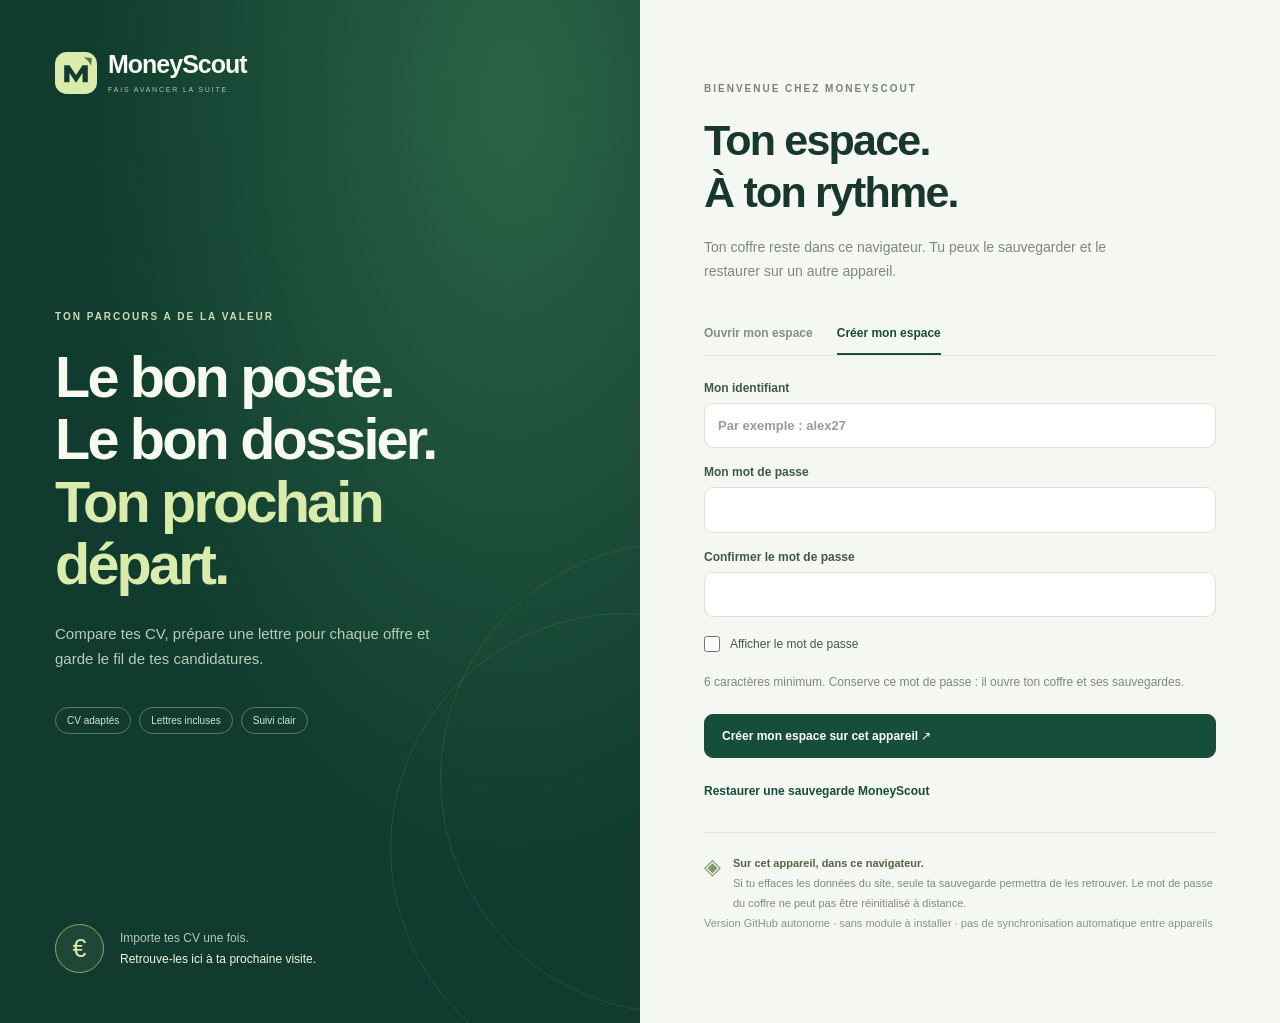
<file: pages/index.html>
<!doctype html>
<html lang="fr"><head>
<meta charset="utf-8"><meta name="viewport" content="width=device-width,initial-scale=1"><meta name="theme-color" content="#103d2f">
<meta http-equiv="Content-Security-Policy" content="default-src 'self'; script-src 'self'; style-src 'self'; img-src 'self' data: blob: https://tile.openstreetmap.org; connect-src 'self' https://api.smartrecruiters.com https://geo.api.gouv.fr; worker-src 'self' blob:; object-src 'none'; base-uri 'self'; form-action 'none'; frame-src https://labonnealternance.apprentissage.beta.gouv.fr">
<meta name="description" content="MoneyScout : tes CV, tes lettres et tes candidatures, dans un espace personnel sur ton appareil.">
<title>MoneyScout · Ton prochain chapitre</title><link rel="icon" href="./assets/mark.svg" type="image/svg+xml"><link rel="manifest" href="./manifest.webmanifest"><link rel="stylesheet" href="./assets/theme.css"><link rel="stylesheet" href="./assets/leaflet.css">
<script src="./assets/lib/jspdf.umd.min.js" defer></script><script src="./assets/leaflet.js" defer></script><script src="./assets/app.mjs" type="module"></script>
</head><body>
<section id="auth" class="auth-shell">
<aside class="auth-story"><a class="brand" href="./"><img src="./assets/mark.svg" width="42" height="42" alt=""><span>MoneyScout<small>FAIS AVANCER LA SUITE.</small></span></a><div class="story-copy"><span class="eyebrow light">TON PARCOURS A DE LA VALEUR</span><h1>Le bon poste.<br>Le bon dossier.<br><em>Ton prochain départ.</em></h1><p>Compare tes CV, prépare une lettre pour chaque offre et garde le fil de tes candidatures.</p><div class="story-pills"><span>CV adaptés</span><span>Lettres incluses</span><span>Suivi clair</span></div></div><div class="story-note"><span class="coin">€</span><p>Importe tes CV une fois.<br><strong>Retrouve-les ici à ta prochaine visite.</strong></p></div><div class="story-orbit orbit-a"></div><div class="story-orbit orbit-b"></div></aside>
<main class="auth-main"><p class="eyebrow">BIENVENUE CHEZ MONEYSCOUT</p><h2>Ton espace.<br>À ton rythme.</h2><p class="muted">Ton coffre reste dans ce navigateur. Tu peux le sauvegarder et le restaurer sur un autre appareil.</p><div class="auth-tabs" role="group" aria-label="Accès à mon espace"><button id="auth-login-tab" type="button" class="active">Ouvrir mon espace</button><button id="auth-create-tab" type="button">Créer mon espace</button></div>
<form id="auth-form"><label>Mon identifiant<input id="auth-username" name="username" autocomplete="username" required minlength="3" maxlength="32" pattern="[a-zA-Z0-9][a-zA-Z0-9_.-]{2,31}" list="local-accounts" placeholder="Par exemple : alex27"></label><datalist id="local-accounts"></datalist><label>Mon mot de passe<input id="auth-password" name="password" autocomplete="current-password" type="password" required minlength="6" maxlength="200"></label><label id="auth-confirm-label" hidden>Confirmer le mot de passe<input id="auth-confirm" name="confirmation" type="password" autocomplete="new-password" minlength="6" maxlength="200"></label><label class="check small"><input id="show-password" type="checkbox"> Afficher le mot de passe</label><p class="field-note" id="auth-help">Les CV restent enregistrés quand tu fermes le site. Ton mot de passe ouvre ton coffre local.</p><p id="auth-error" class="error" role="alert"></p><button class="primary wide" id="auth-submit">Ouvrir MoneyScout <span>↗</span></button></form><button id="auth-restore" class="text-button" type="button">Restaurer une sauvegarde MoneyScout</button><p id="auth-import-note" class="field-note" hidden></p><div class="local-note"><span>◈</span><p><strong>Sur cet appareil, dans ce navigateur.</strong><br>Si tu effaces les données du site, seule ta sauvegarde permettra de les retrouver. Le mot de passe du coffre ne peut pas être réinitialisé à distance.</p></div><p class="fineprint">Version GitHub autonome · sans module à installer · pas de synchronisation automatique entre appareils</p></main>
</section>
<div id="app" hidden>
<aside class="sidebar"><a href="#dashboard" class="brand"><img src="./assets/mark.svg" width="40" height="40" alt=""><span>MoneyScout<small>TON PROCHAIN CHAPITRE</small></span></a><p class="nav-caption">TON ESPACE</p><nav aria-label="Navigation principale"><button data-nav="dashboard"><span class="nav-icon">◈</span>Tableau de bord</button><button data-nav="offers"><span class="nav-icon">⌕</span>Les offres<span id="nav-offers" class="nav-count">0</span></button><button data-nav="cvs"><span class="nav-icon">▧</span>Mes CV</button><button data-nav="applications"><span class="nav-icon">▤</span>Candidatures<span id="nav-jobs" class="nav-count">0</span></button><button data-nav="followups"><span class="nav-icon">↻</span>Relances<span id="nav-followups" class="nav-count">0</span></button><button data-nav="settings"><span class="nav-icon">⚙</span>Profil & sauvegarde</button></nav><section class="sidebar-tip"><span>✦</span><strong>Un dossier qui te ressemble.</strong><p>La bonne version de ton CV, une lettre relue, un suivi au même endroit.</p><button class="sidebar-link" data-nav="cvs">Voir mes CV →</button></section><div class="sidebar-person"><span class="avatar" id="avatar">M</span><div><strong id="sidebar-name">Mon espace</strong><small id="sidebar-city">Mon prochain poste</small></div><button id="lock" class="icon-button" title="Verrouiller mon espace" aria-label="Verrouiller mon espace">⏻</button></div></aside>
<main class="main"><header class="topbar"><span id="breadcrumb">MON ESPACE / TABLEAU DE BORD</span><div class="header-actions"><span id="save-state" class="save-state" role="status">◉ Enregistré sur cet appareil</span><button class="secondary compact" id="quick-backup">↧ Sauvegarder</button></div></header><div class="content">
<section id="view-dashboard" class="view"><div class="page-heading"><div><p class="eyebrow">DE NOUVELLES POSSIBILITÉS</p><h1 id="welcome-title">Ta prochaine étape<br>commence ici.</h1><p class="muted" id="welcome-subtitle">Un parcours clair, de la recherche à la relance.</p></div><button class="primary" data-nav="offers">Trouver une offre <span>↗</span></button></div><div class="stats" id="stats"></div><div class="home-grid"><section class="hero-card"><div class="eyebrow light">LE BON DOSSIER PEUT TOUT CHANGER</div><h2>Ton parcours.<br>La bonne occasion.</h2><p>Retrouve les offres accessibles, choisis le CV qui correspond et prépare ta candidature.</p><div class="hero-tags"><span>Correspondance CV</span><span>Lettre personnelle</span></div><button class="cream-button" data-nav="offers">Explorer les offres <span>↗</span></button><div class="hero-ring"></div></section><section class="panel"><div class="panel-head"><h2>On fait quoi maintenant ?</h2><span class="tag">À TON RYTHME</span></div><div id="next-actions"></div></section></div><div class="section-heading"><div><p class="eyebrow">À GARDER EN VUE</p><h2>Les dernières candidatures</h2></div><button class="text-button" data-nav="applications">Tout voir ↗</button></div><div id="recent-jobs"></div><div class="small-banner"><span>▧</span><div><strong>Tes CV restent ici après leur premier import.</strong><p>Garde aussi une sauvegarde de ton espace pour changer d’appareil ou de navigateur.</p></div><button class="text-button" data-backup>Créer ma sauvegarde ↧</button></div></section>
<section id="view-offers" class="view" hidden>
<div class="page-heading offers-heading"><div><p class="eyebrow">LES BONNES OCCASIONS</p><h1>Les offres pour toi.</h1></div><button class="text-button" id="open-import">+ Ajouter une annonce</button></div>
<form id="search-form" class="search-panel direct-search"><label class="query-label">Métier<input name="query" id="query" maxlength="180" placeholder="Employé polyvalent, électricien…"></label><label>Ville<input name="city" id="city" maxlength="100" placeholder="Ville ou code postal"></label><label>Contrat<select id="contract" name="contract"><option value="all">Tous les contrats</option><option value="alternance">Alternance / apprentissage</option><option value="stage">Stage</option><option value="interim">Intérim</option><option value="cdi">CDI</option><option value="cdd">CDD</option></select></label><div class="search-actions"><button class="primary" id="search-submit">Rechercher ↗</button><button type="button" class="secondary" id="stop-search" hidden>Arrêter</button></div><label class="check nearby-check"><input id="nearby" type="checkbox" checked> Inclure les communes proches</label></form>
<div class="results-heading"><div><strong id="offers-count">0 offre</strong><span id="results-context"></span></div><span id="search-message" role="status" aria-live="polite"></span></div>
<div class="offer-toolbar"><div class="segmented"><button type="button" class="active" data-offer-display="list">▤ Liste</button><button type="button" data-offer-display="map">◎ Carte</button></div><details class="search-result-filters"><summary>Trier / filtrer</summary><div class="offer-filters"><label class="sr-only" for="offer-text">Filtrer les offres</label><input id="offer-text" placeholder="Entreprise ou mot dans les résultats…"><label class="sr-only" for="offer-cv">CV de comparaison</label><select id="offer-cv"><option value="">Tous mes CV</option></select><label class="sr-only" for="offer-order">Ordre des offres</label><select id="offer-order"><option value="match">Plus pertinentes</option><option value="date">Plus récentes</option></select></div></details></div>
<div id="cv-search-hint" class="cv-hint"><span>Ajoute un CV pour personnaliser le classement.</span><button class="text-button" type="button" data-add-cv>Importer un CV ↥</button></div><p id="matching-note" class="small muted"></p>
<div id="offer-list"></div><div id="map-panel" class="panel" hidden><div id="offers-map" aria-label="Carte des offres accessibles"></div><p class="small muted" id="map-note"></p></div>
<section id="alternance-panel" class="panel" hidden><h2>Autres offres en alternance · service public</h2><p class="small muted">Le moteur La bonne alternance s’affiche ici pour ta recherche en alternance. Choisis le métier dans ce moteur. Ajoute le texte d’une annonce pour utiliser la comparaison et les documents MoneyScout. Tes CV ne sont pas transmis à ce moteur.</p><div id="alternance-widget"></div><button class="secondary" type="button" data-open-import>Analyser une annonce de ce moteur</button></section>
<details class="sources-panel"><summary id="source-summary">Sources et disponibilité</summary><p class="small muted">Toutes les sources publiques compatibles sont interrogées automatiquement. Les intitulés proches et quelques communes voisines sont recherchés lorsque cette option est activée. Jusqu’à 500 résultats sont conservés ; la couverture des plateformes reste partielle.</p><div id="search-sources" class="source-status"></div></details>
</section>
<section id="view-cvs" class="view" hidden><div class="page-heading"><div><p class="eyebrow">TON PARCOURS A DE LA VALEUR</p><h1>Le bon CV.<br>Pour chaque poste.</h1><p class="muted">Importe tes PDF une fois : ils resteront dans ce navigateur.</p></div><button class="primary" id="add-cv">+ Importer un CV</button></div><div class="small-banner"><span>◈</span><div><strong>La version d’origine reste ton point de départ.</strong><p>L’adaptation reprend uniquement des compétences présentes dans ton CV. Relis le texte et les niveaux avant de l’utiliser.</p></div></div><div id="cv-list" class="cv-grid"></div></section>
<section id="view-applications" class="view" hidden><div class="page-heading"><div><p class="eyebrow">CHAQUE DÉMARCHE COMPTE</p><h1>Ton suivi,<br>sans perdre le fil.</h1><p class="muted">Dossiers préparés, envois déclarés et prochaines étapes.</p></div><button class="secondary" data-open-import>+ Ajouter une candidature</button></div><div class="filter-panel"><label class="sr-only" for="jobs-filter">Rechercher une candidature</label><input id="jobs-filter" placeholder="Entreprise, poste…"><label class="sr-only" for="jobs-status">Statut</label><select id="jobs-status"><option value="">Tous les statuts</option><option value="draft">À préparer</option><option value="ready">Dossier prêt</option><option value="sent">Envoyée</option><option value="reply">Réponse reçue</option><option value="interview">Entretien</option><option value="refused">Refus</option><option value="archived">Archivée</option></select></div><div id="jobs-list"></div></section>
<section id="view-followups" class="view" hidden><div class="page-heading"><div><p class="eyebrow">GARDER LE CONTACT</p><h1>Une candidature.<br>Puis la suite.</h1><p class="muted">Les relances à préparer quand tu n’as pas encore reçu de réponse.</p></div><span class="tag" id="followup-badge">0 à préparer</span></div><div class="small-banner"><span>↻</span><div><strong>Des rappels dans ton espace.</strong><p>MoneyScout ne suit pas ta boîte mail et n’envoie pas de relance automatiquement. Indique les réponses reçues dans le suivi.</p></div></div><div id="followup-list"></div></section>
<section id="view-settings" class="view" hidden><div class="page-heading"><div><p class="eyebrow">UNE FOIS, POUR TES FUTURS DOSSIERS</p><h1>Un espace<br>qui te ressemble.</h1><p class="muted">Tes coordonnées, tes préférences et ta sauvegarde.</p></div></div><form id="profile-form" class="panel"><div class="panel-head"><h2>Mon profil</h2><span class="tag">SUR CET APPAREIL</span></div><div class="form-grid"><label>Nom et prénom<input name="name" autocomplete="name" maxlength="120"></label><label>Adresse email<input name="email" type="email" autocomplete="email" maxlength="254"></label><label>Téléphone<input name="phone" autocomplete="tel" maxlength="50"></label><label>Ville de recherche<input name="city" maxlength="100"></label><label>Métier recherché<input name="query" maxlength="180"></label><label>Disponibilité réelle<input name="availability" maxlength="200" placeholder="À partir du…"></label></div><details><summary>Compléter mon parcours et ma mobilité</summary><label>Expériences réelles à évoquer<textarea name="experience" rows="4" maxlength="8000"></textarea></label><label>Compétences déclarées<textarea name="skills" rows="3" maxlength="4000"></textarea></label><label>Formations obtenues ou en cours<textarea name="education" rows="3" maxlength="4000"></textarea></label><label>Mobilité et contraintes<textarea name="mobility" rows="3" maxlength="4000"></textarea></label></details><div class="form-grid"><label>Ma messagerie<select name="provider"><option value="yahoo">Yahoo Mail</option><option value="gmail">Google / Gmail</option></select></label><label>Préparer une relance après<select name="reminderDays"><option value="7">7 jours</option><option value="10">10 jours</option><option value="14">14 jours</option><option value="21">21 jours</option></select></label></div><button class="primary">Enregistrer mon profil</button><span class="small muted" id="profile-result" role="status"></span></form><section class="backup-panel"><div><p class="eyebrow light">GARDE LA MAIN SUR TES DOCUMENTS</p><h2>Ton espace.<br>Dans une sauvegarde.</h2><p>Un fichier chiffré contient tes CV, tes lettres et ton suivi. Il se restaure avec le même mot de passe, y compris sur un autre appareil.</p></div><div class="backup-actions"><button class="cream-button" data-backup>Télécharger ma sauvegarde ↧</button><button class="outline-light" id="restore-open">Restaurer un espace sauvegardé ↥</button><span class="small" id="backup-last"></span></div></section><section class="panel"><h2>Ce que fait cette version GitHub</h2><div class="capabilities"><div><span class="cap-icon">✓</span><strong>Depuis MoneyScout</strong><p>Importer et comparer tes CV, lire les flux publics compatibles, rédiger tes lettres, créer tes PDF et suivre tes candidatures.</p></div><div><span class="cap-icon outline">↗</span><strong>Avec la plateforme concernée</strong><p>Se connecter à Yahoo, Gmail ou LinkedIn et confirmer les envois. Un site GitHub ne peut pas piloter leurs formulaires ni joindre des fichiers par un simple lien.</p></div></div><p class="small muted">Ton espace n’est pas synchronisé entre appareils. Effacer les données de ce site efface aussi le coffre local. Aucune clé d’IA ni aucun mot de passe de plateforme n’est demandé.</p><details class="panel optional-resources"><summary>Ressources externes et plateformes non connectées</summary><p class="small muted">Les plateformes ci-dessous ne fournissent pas toutes leurs annonces à un site GitHub sans accès autorisé. Ces liens restent disponibles en complément. La recherche principale consulte automatiquement tous les catalogues compatibles ; ces plateformes ne sont pas présentées comme des sources intégrées.</p><div id="board-links" class="platform-links"></div></details><a href="./GITHUB_PAGES.md" target="_blank" rel="noreferrer" class="small">Guide de cette version ↗</a></section></section>
<footer class="footer"><span>MoneyScout <span class="version">1.2.1</span></span><span>Un peu plus près de la suite.</span><button class="text-button" id="install-app" hidden>Installer MoneyScout ↗</button></footer>
</div></main></div>
<dialog id="welcome-dialog" class="small-dialog"><form id="welcome-form"><div class="dialog-head"><span class="eyebrow">ON COMMENCE SIMPLEMENT</span><button class="icon-button" type="button" data-close="welcome-dialog" aria-label="Fermer">×</button></div><h2>Qu’est-ce que<br>tu recherches ?</h2><p class="muted">Deux champs suffisent pour démarrer. Ton profil se complète quand tu veux.</p><label>Métier<input name="query" required maxlength="180" placeholder="Employé commercial…"></label><label>Ville<input name="city" required maxlength="100" placeholder="Lyon…"></label><button class="primary wide">Ouvrir mon espace ↗</button></form></dialog>
<dialog id="cv-dialog" class="medium-dialog"><form id="cv-form"><div class="dialog-head"><div><p class="eyebrow">UN CV, PLUSIEURS POSSIBILITÉS</p><h2 id="cv-title">Ajouter un CV</h2></div><button class="icon-button" type="button" data-close="cv-dialog" aria-label="Fermer le CV">×</button></div><input name="id" type="hidden"><label>Nom de ce CV<input name="label" required maxlength="90" placeholder="Mon CV principal, support informatique…"></label><label id="cv-file-label">CV PDF · 8 Mo maximum<input name="file" type="file" accept="application/pdf,.pdf"></label><p class="small muted" id="cv-read-status">Le PDF est lu sur ton appareil. Il sera conservé dans ton coffre après l’import.</p><details id="cv-text-details"><summary>Vérifier ou compléter le texte lu</summary><p class="small muted">La lecture d’un PDF à colonnes peut demander une remise en ordre. Un PDF scanné nécessite de coller son texte ici ; aucun parcours n’est inventé.</p><label>Texte de référence pour les comparaisons<textarea name="text" rows="13" maxlength="50000"></textarea></label></details><button class="primary" id="save-cv">Conserver ce CV</button></form></dialog>
<dialog id="import-dialog" class="medium-dialog"><form id="import-form"><div class="dialog-head"><div><p class="eyebrow">UNE NOUVELLE PISTE</p><h2>Ajouter une annonce</h2></div><button class="icon-button" type="button" data-close="import-dialog" aria-label="Fermer l’annonce">×</button></div><p class="small muted">Copie le texte de l’offre depuis le site où tu l’as trouvée. MoneyScout pourra le comparer à tes CV sans lire ton compte sur ce site.</p><div class="form-grid"><label>Intitulé du poste<input name="title" required maxlength="300"></label><label>Entreprise<input name="company" required maxlength="200"></label><label>Lieu<input name="location" maxlength="250"></label><label>Lien de l’annonce<input name="url" type="url" placeholder="https://…" maxlength="3000"></label></div><label>Description complète<textarea name="description" rows="10" required minlength="40" maxlength="40000" placeholder="Missions, compétences demandées, conditions…"></textarea></label><button class="primary">Analyser et préparer le dossier ↗</button></form></dialog>
<dialog id="job-dialog" class="job-dialog"><form id="job-form"><div class="dialog-head job-head"><div><p class="eyebrow" id="job-company"></p><h2 id="job-title"></h2><p class="small muted" id="job-location"></p></div><button class="icon-button" type="button" data-close="job-dialog" aria-label="Fermer le dossier">×</button></div><input type="hidden" name="id"><div class="dialog-tabs" role="group" aria-label="Contenu du dossier"><button type="button" data-job-tab="analysis" class="active">Comparer mes CV</button><button type="button" data-job-tab="adapt">Adapter mon CV</button><button type="button" data-job-tab="letter">Lettre</button><button type="button" data-job-tab="send">Postuler</button><button type="button" data-job-tab="contacts">Contact LinkedIn</button></div>
<section data-job-panel="analysis"><div id="job-match"></div><label>CV choisi<select name="cvId" id="job-cv"></select></label><details class="offer-description"><summary>Description de l’offre</summary><label>Texte de l’annonce<textarea name="description" rows="10" maxlength="40000"></textarea></label><p class="small muted" id="job-description-note"></p></details></section><section data-job-panel="adapt" hidden><section class="adapt-panel"><div class="panel-head"><div><p class="eyebrow">DES MOTS JUSTIFIÉS PAR TON PARCOURS</p><h3>Adapter mon CV à cette offre</h3></div><button class="secondary" id="adapt-cv" type="button">Préparer une version adaptée ✦</button></div><p class="small muted">Ton parcours complet est conservé. Les mots ajoutés doivent être présents dans ton CV ; aucun passage des filtres ATS n’est garanti.</p><div id="ats-proof"></div><label id="ats-text-label" hidden>CV adapté · à relire<textarea name="atsText" rows="13" maxlength="60000"></textarea></label><label class="check"><input type="checkbox" name="useAdapted"> Utiliser cette version adaptée après relecture</label><button class="text-button" id="download-ats" type="button">Télécharger le CV adapté PDF ↧</button></section></section>
<section data-job-panel="letter" hidden><div class="panel-head"><div><p class="eyebrow">UNE LETTRE POUR CE POSTE</p><h3>Ta motivation, avec tes mots.</h3></div><button type="button" class="secondary" id="draft-letter">Rédiger à nouveau ✦</button></div><p class="small muted">Rédaction incluse sur cet appareil, à partir de l’offre et des faits disponibles. Relis le texte et complète ton profil si nécessaire.</p><label>Lettre de motivation<textarea name="letter" rows="17" maxlength="30000"></textarea></label><label class="check"><input type="checkbox" name="includeLetter" checked> Inclure cette lettre dans mon dossier</label><button class="secondary" type="button" id="download-letter">Télécharger la lettre PDF ↧</button></section>
<section data-job-panel="send" hidden><div class="send-note"><span>↗</span><div><h3>Tout préparer ici. Confirmer l’envoi sur le site.</h3><p>Le dossier contient ton CV et la lettre sélectionnée. GitHub seul ne permet pas un envoi automatique dans Yahoo, LinkedIn ou les formulaires des entreprises.</p></div></div><div id="job-files" class="attachment-list"></div><div class="actions"><button type="button" class="primary" id="download-dossier">Télécharger mon dossier ZIP ↧</button><a id="job-source" class="secondary button" target="_blank" rel="noreferrer">Ouvrir le formulaire de candidature ↗</a></div><div class="email-section"><h3>Ou préparer un email de candidature</h3><div class="form-grid"><label>Email de recrutement publié<input name="email" type="email" maxlength="254" placeholder="Seulement une adresse vérifiée"></label><label>Page qui publie cette adresse<input name="emailSource" type="url" maxlength="3000" placeholder="https://…"></label></div><label>Objet<input name="subject" maxlength="300"></label><label>Message<textarea name="body" rows="8" maxlength="16000"></textarea></label><div class="actions"><button class="secondary" type="button" id="open-mail">Ouvrir ma messagerie ↗</button><button class="secondary" type="button" id="download-eml">Email avec pièces jointes (.eml) ↧</button><button class="text-button" type="button" id="copy-email">Copier le message</button></div><p class="small muted">Le lien Yahoo / Gmail ne joint pas de fichiers : ajoute les PDF du dossier avant d’envoyer. Le fichier .eml contient les pièces jointes et s’ouvre dans une application mail compatible ; il n’a pas encore été envoyé.</p></div><div class="status-section"><div class="form-grid"><label>Statut<select name="status"><option value="draft">À préparer</option><option value="ready">Dossier prêt</option><option value="sent">Envoyée</option><option value="reply">Réponse reçue</option><option value="interview">Entretien</option><option value="refused">Refus</option><option value="archived">Archivée</option></select></label><label>Prochaine relance<input name="nextFollowup" type="date"></label></div><label>Mes notes<textarea name="notes" rows="3" maxlength="10000"></textarea></label><button class="secondary" type="button" id="mark-sent">J’ai envoyé ma candidature ✓</button></div></section>
<section data-job-panel="contacts" hidden><p class="eyebrow">TROUVER LE BON INTERLOCUTEUR</p><h3>Une prise de contact personnelle.</h3><p class="small muted">La recherche LinkedIn s’ouvre sur LinkedIn. Vérifie le lien de la personne avec cette entreprise et ce recrutement avant d’utiliser son profil. Aucun message n’est envoyé automatiquement.</p><a id="linkedin-search" class="secondary button" target="_blank" rel="noreferrer">Chercher le bon contact LinkedIn ↗</a><div class="form-grid"><label>Nom du contact vérifié<input name="contactName" maxlength="120"></label><label>Profil LinkedIn<input name="contactURL" type="url" maxlength="3000" placeholder="https://www.linkedin.com/in/…"></label></div><label>Message à relire<textarea name="contactBody" rows="9" maxlength="12000"></textarea></label><div class="actions"><button class="secondary" id="copy-contact" type="button">Copier le message</button><a id="open-contact" class="secondary button" target="_blank" rel="noreferrer">Ouvrir le profil ↗</a></div></section>
<div class="dialog-footer"><span id="job-save-note" class="small muted" role="status">Dossier enregistré dans ton espace.</span><button class="primary" id="save-job">Enregistrer le dossier ✓</button></div></form></dialog>
<dialog id="confirm-dialog" class="small-dialog"><div class="dialog-head"><h2 id="confirm-title"></h2></div><p id="confirm-text"></p><div class="actions"><button class="secondary" id="confirm-no" type="button">Annuler</button><button class="primary" id="confirm-yes" type="button">Confirmer</button></div></dialog>
<input id="backup-file" type="file" accept="application/json,.json" hidden><div id="toast" role="status" aria-live="polite" hidden></div><noscript><p>Active JavaScript dans ton navigateur pour ouvrir ton espace MoneyScout.</p></noscript>
</body></html>
</file>
<file: pages/assets/theme.css>
@charset "UTF-8";
:root{--green:#174e3b;--deep:#103b2e;--ink:#19382d;--muted:#7d8b74;--paper:#f5f7f2;--line:#e2e8df;--lime:#d9ecab;--gold:#c4a36b;--danger:#9f4050;font-family:Inter,"Segoe UI",Arial,sans-serif;color:var(--ink);background:var(--paper);font-size:15px;font-synthesis:none}
*{box-sizing:border-box}body{margin:0}button,input,select,textarea{font:inherit}button,a,input,select,textarea,summary{outline-offset:4px}button,a,summary{touch-action:manipulation}button{cursor:pointer;border:0}button:disabled{opacity:.55;cursor:wait}a{color:var(--green);text-underline-offset:4px}button:focus-visible,a:focus-visible,summary:focus-visible{outline:3px solid #a7bf85}h1,h2,h3,p{margin-top:0}h1{font-size:clamp(34px,3.6vw,52px);line-height:1.12;letter-spacing:-1.8px;font-weight:650;margin-bottom:15px}h2{font-size:23px;letter-spacing:-.65px;font-weight:650;line-height:1.2;margin-bottom:16px}h3{font-size:17px;letter-spacing:-.3px;margin-bottom:12px}p{line-height:1.7}small,.small{font-size:12px;line-height:1.7}.muted{color:var(--muted)}.eyebrow{font-size:10px;letter-spacing:2px;font-weight:700;color:#79866e;margin-bottom:15px}.eyebrow.light{color:#ccddb6}.fineprint{font-size:11px;color:#89947f;line-height:1.7}.error{color:var(--danger);font-size:13px;line-height:1.7}.error:empty{display:none}[hidden]{display:none!important}.sr-only{position:absolute;width:1px;height:1px;overflow:hidden;clip:rect(0,0,0,0);white-space:nowrap}.brand{display:flex;align-items:center;gap:11px;text-decoration:none;color:inherit;font-size:25px;letter-spacing:-1px;font-weight:730;white-space:nowrap}.brand img{flex-shrink:0}.brand small{display:block;font-size:7px;letter-spacing:1.8px;margin-top:5px;color:#b5c2ac;font-weight:500}
.primary,.secondary,.cream-button,.outline-light,.button{padding:12px 17px;border-radius:9px;font-size:12px;font-weight:650;line-height:1.5;display:inline-flex;align-items:center;justify-content:center;gap:15px;text-decoration:none;min-height:43px;transition:background .15s}.primary{background:var(--green);border:1px solid var(--green);color:white}.primary:hover{background:#0d392a}.secondary{background:#fff;border:1px solid #dce3d8;color:var(--ink)}.secondary:hover{background:#f0f4e9}.cream-button{background:var(--lime);color:#173d29}.cream-button:hover{background:#e5f2c6}.outline-light{background:transparent;border:1px solid #79957c;color:#f1f7e7}.primary>span,.cream-button>span{font-size:18px}.compact{min-height:35px;padding:7px 12px;font-size:11px}.wide{width:100%;justify-content:space-between}.text-button{background:transparent;padding:0;color:var(--green);font-size:12px;font-weight:600;text-decoration:none;line-height:1.6}.icon-button{border:1px solid var(--line);border-radius:8px;min-width:32px;min-height:32px;background:white;font-size:22px;line-height:1;display:grid;place-items:center;color:var(--ink);flex-shrink:0}
label{display:block;font-size:12px;font-weight:600;color:#42574b;margin-bottom:17px}input,select,textarea{display:block;width:100%;background:#fff;border:1px solid #dce2d6;border-radius:9px;padding:12px 13px;color:var(--ink);margin-top:8px;line-height:1.5;font-size:13px}input:focus,select:focus,textarea:focus{outline:2px solid #aabd96;outline-offset:1px;border-color:#aabd96}input::placeholder,textarea::placeholder{color:#96a093}input[type=file]{font-size:12px;padding:11px}textarea{resize:vertical;min-height:80px}.check{display:flex;align-items:flex-start;gap:10px;font-weight:400;line-height:1.7}.check input{width:16px;height:16px;margin:2px 0 0;flex-shrink:0;accent-color:var(--green)}.form-grid{display:grid;grid-template-columns:1fr 1fr;gap:0 20px}.field-note{font-size:12px;line-height:1.7;color:var(--muted)}.actions{display:flex;align-items:center;gap:11px;flex-wrap:wrap}.tag{font-size:9px;letter-spacing:.7px;font-weight:650;padding:6px 9px;border-radius:5px;background:#eef3e6;color:#5c6d4d;white-space:nowrap}.tag.warn{background:#fff3d9;color:#896324}.tag.sent{background:#e3efdf;color:#396046}.tag.reply{background:#e0eceb;color:#356268}.tag.archived{background:#f0f1ed;color:#7b8374}.panel{background:#fff;border:1px solid var(--line);border-radius:19px;padding:25px;margin-bottom:23px}.panel-head,.section-heading{display:flex;align-items:center;justify-content:space-between;gap:15px;margin-bottom:22px}.panel-head h2,.panel-head h3,.section-heading h2{margin:0}.panel-head .eyebrow{margin-bottom:6px}.section-heading{margin-top:32px}.section-heading .eyebrow{margin-bottom:7px}details>summary{cursor:pointer;font-size:12px;font-weight:600;line-height:1.7;color:#506441}details[open]>summary{margin-bottom:19px}details label:first-of-type{margin-top:18px}
.auth-shell{min-height:100vh;display:grid;grid-template-columns:1fr 1fr}.auth-story{padding:50px 55px;background:radial-gradient(ellipse at 80% 10%,#2b6447,transparent 60%),#103b2e;color:#f7faef;position:relative;overflow:hidden;display:flex;flex-direction:column;justify-content:space-between}.story-copy{position:relative;z-index:1;padding:75px 0 55px;max-width:510px}.story-copy h1{font-size:clamp(39px,4.5vw,65px);letter-spacing:-2.8px;line-height:1.08;margin:23px 0}.story-copy h1 em{font-style:normal;color:var(--lime)}.story-copy>p{font-size:15px;max-width:380px;color:#b8cdb9;margin:26px 0}.story-pills{display:flex;flex-wrap:wrap;gap:8px;margin-top:35px}.story-pills span{font-size:10px;border:1px solid #5c7d5d;border-radius:30px;padding:7px 11px;color:#d8e5cd}.story-note{display:flex;align-items:center;gap:16px;position:relative;z-index:1}.story-note p{font-size:12px;color:#b7c9b5;margin:0}.story-note strong{font-weight:500;color:#f0f4dd}.coin{display:grid;place-items:center;width:49px;height:49px;border:1px solid #8caa6c;border-radius:50%;background:#3c604255;color:#e2e9b0;font-size:25px}.story-orbit{width:470px;height:470px;border:1px solid #6b8c4f44;border-radius:50%;position:absolute;right:-270px;bottom:10px}.orbit-b{right:-220px;bottom:-60px}.auth-main{padding:80px max(32px,10%);max-width:680px;align-self:center}.auth-main h2{font-size:43px;letter-spacing:-1.8px;margin:18px 0}.auth-main>.muted{font-size:14px;max-width:430px;margin-bottom:29px}.auth-tabs{display:flex;border-bottom:1px solid var(--line);gap:24px;margin:0 0 25px}.auth-tabs button{background:none;border-bottom:2px solid transparent;padding:13px 0;color:#82907b;font-size:12px;font-weight:650}.auth-tabs button.active{border-bottom-color:var(--green);color:var(--green)}#auth-form .primary{margin-top:10px}#auth-restore{margin:24px 0}.local-note{display:flex;gap:12px;border-top:1px solid var(--line);padding-top:21px;margin-top:7px}.local-note>span{font-size:22px;color:#83986a}.local-note p{font-size:11px;color:#7f8b78;line-height:1.8;margin:0}.local-note strong{color:#526544;font-weight:550}
.sidebar{position:fixed;inset:0 auto 0 0;width:250px;padding:34px 22px 20px;background:#103b2e;color:#f1f6e8;display:flex;flex-direction:column;z-index:5}.sidebar .brand{font-size:23px;gap:9px}.sidebar .brand small{font-size:6.8px}.nav-caption{font-size:8px;letter-spacing:1.7px;color:#8eaa8b;margin:55px 14px 17px}nav{display:flex;flex-direction:column;gap:9px}nav button{padding:13px 12px;border-radius:8px;display:flex;align-items:center;gap:11px;background:none;color:#bdceba;text-align:left;font-size:12px;min-height:45px;white-space:nowrap}nav button.active{background:var(--lime);color:#1c432b;font-weight:650}nav button:hover:not(.active){background:#28513d}.nav-icon{font-size:19px;width:22px;flex-shrink:0}.nav-count{margin-left:auto;font-size:9px;background:#446048;border-radius:5px;min-width:19px;padding:3px;text-align:center;color:#e4eada}nav button.active .nav-count{background:#bdce96;color:#304529}.sidebar-tip{border:1px solid #51724d;border-radius:13px;padding:18px 16px;margin-top:auto;margin-bottom:25px;background:linear-gradient(135deg,#37573d,#254832);color:#e4edcf}.sidebar-tip>span{display:block;color:var(--lime);font-size:22px;margin-bottom:13px}.sidebar-tip strong{display:block;font-size:13px;font-weight:550}.sidebar-tip p{font-size:11px;color:#adbf9e;margin:10px 0 18px}.sidebar-link{padding:0;background:transparent;color:#e4eecb;font-size:10px;text-align:left}.sidebar-person{display:flex;align-items:center;gap:10px;border-top:1px solid #52704d;padding-top:22px}.sidebar-person strong{font-size:11px;font-weight:550;max-width:124px;display:block;overflow:hidden;text-overflow:ellipsis}.sidebar-person small{display:block;font-size:9px;color:#9bb18f;margin-top:4px}.avatar{display:grid;place-items:center;border-radius:50%;width:35px;height:35px;flex-shrink:0;background:#e2e7bf;color:#29482c;font-size:11px;font-weight:650}.sidebar-person .icon-button{margin-left:auto;background:none;color:#d6e0bc;border-color:#54714d;font-size:15px;min-width:29px;min-height:29px}.main{margin-left:250px;min-height:100vh}.topbar{height:77px;border-bottom:1px solid var(--line);display:flex;justify-content:space-between;align-items:center;padding:0 43px;background:#fcfdf9;font-size:9px;letter-spacing:1.7px;color:#819076}.header-actions{display:flex;align-items:center;gap:17px;letter-spacing:0}.save-state{font-size:10px;color:#6e855a}.save-state.busy{color:#9e7c38}.content{padding:43px 43px 0;max-width:1500px;margin:auto}.page-heading{display:flex;justify-content:space-between;align-items:center;gap:25px;margin-bottom:30px}.page-heading>.primary,.page-heading>.secondary{flex-shrink:0}.page-heading .muted{font-size:13px;margin-bottom:0}
.stats{display:grid;grid-template-columns:repeat(4,1fr);gap:16px;margin-bottom:25px}.stat{background:#fff;border:1px solid var(--line);border-radius:15px;padding:20px}.stat:last-child{background:#eaf0df;border-color:#dbe4cc}.stat-label{display:flex;justify-content:space-between;color:#7d8a73;font-size:10px;gap:10px}.stat-label span{font-size:15px;color:#829471}.stat strong{display:block;font-size:35px;font-weight:620;letter-spacing:-1.2px;line-height:1.4;margin-top:12px}.stat small{font-size:9px;color:#8b957e}.home-grid{display:grid;grid-template-columns:1fr 1.2fr;gap:23px}.home-grid>.panel{margin:0}.hero-card{background:radial-gradient(ellipse at 100% 100%,#436649,transparent 70%),#184b35;color:#f6f9ed;border-radius:19px;padding:30px;position:relative;overflow:hidden}.hero-card>h2{font-size:35px;letter-spacing:-1.1px;line-height:1.1;margin:23px 0 16px;position:relative;z-index:1}.hero-card>p{font-size:12px;color:#bfd0b0;max-width:310px;position:relative;z-index:1}.hero-tags{display:flex;gap:8px;margin:23px 0 25px;position:relative;z-index:1}.hero-tags span{padding:5px 8px;border:1px solid #739267;border-radius:30px;font-size:9px;color:#dce8ca}.hero-card .cream-button{position:relative;z-index:1;width:100%;justify-content:space-between}.hero-ring{position:absolute;width:280px;height:280px;border:1px solid #8ea67555;border-radius:50%;right:-180px;top:30px}.hero-ring:after{content:'';position:absolute;inset:22px;border:1px solid #8ea67555;border-radius:50%}.next-task{display:flex;gap:14px;padding:18px 0;border-bottom:1px solid #edf0e7}.next-task:last-child{border:0;padding-bottom:0}.next-task .number{font-size:10px;color:#8c9c7b;padding-top:3px}.next-task strong{font-size:13px;font-weight:600}.next-task p{font-size:11px;color:#7f8d75;margin:7px 0 10px}.next-task button{font-size:10px}.small-banner{border:1px solid #e0e7d7;background:#eef2e7;border-radius:13px;padding:20px 23px;display:flex;align-items:center;gap:18px;margin:26px 0}.small-banner>span{font-size:25px;color:#8a9b6b}.small-banner strong{font-size:12px;font-weight:600}.small-banner p{font-size:11px;color:#7b896f;margin:4px 0 0}.small-banner>button{margin-left:auto;flex-shrink:0;font-size:10px}.mini-row{display:flex;gap:16px;align-items:center;padding:17px 20px;border:1px solid var(--line);border-radius:12px;background:#fff;margin-bottom:10px}.company-mark{display:grid;place-items:center;width:41px;height:41px;background:#f0f3e9;border:1px solid #e7ecdf;border-radius:10px;font-size:12px;color:#6a7d55;font-weight:650;flex-shrink:0}.mini-row>div{flex:1;min-width:0}.mini-row strong{display:block;font-size:13px;font-weight:600}.mini-row small{display:block;color:#8c967f;font-size:10px;margin-top:5px}.mini-row .text-button{font-size:10px}.empty{padding:45px 25px;text-align:center;border:1px dashed #dce5d3;border-radius:15px;background:#fafbf7;margin:15px 0}.empty-symbol{font-size:35px;color:#a5b78f;margin-bottom:16px}.empty h3{font-size:18px}.empty p{font-size:12px;color:#829074;max-width:470px;margin:0 auto 20px}
.search-panel{padding:23px;border:1px solid var(--line);background:#fff;border-radius:15px;display:grid;grid-template-columns:1.5fr 1fr auto;gap:18px;align-items:end}.search-panel label{margin:0}.search-panel button{height:45px}.source-note{font-size:11px;color:#879479;margin:15px 2px 20px;max-width:890px;line-height:1.8}.source-status{display:grid;grid-template-columns:repeat(4,1fr);gap:10px;margin-bottom:18px}.source-status:empty{display:none}.source-chip{border:1px solid #e1e8d7;border-radius:10px;background:#f0f4e9;padding:13px;font-size:10px;color:#677951;line-height:1.8}.source-chip strong{display:block;font-size:10px}.source-chip.error{background:#fcf5e6;border-color:#eee1bd;color:#967c3e}.platform-panel{padding:17px 21px}.platform-panel>p{margin-top:14px;margin-bottom:17px}.platform-links{display:flex;gap:9px;flex-wrap:wrap}.platform-links a{font-size:10px;text-decoration:none;padding:7px 10px;background:#f0f3e9;border:1px solid #e1e7d6;border-radius:6px}.offer-toolbar{display:flex;gap:15px;justify-content:space-between;align-items:center;flex-wrap:wrap;margin:25px 0 16px}.segmented{display:flex;border:1px solid #dce4d2;border-radius:8px;padding:3px;gap:3px;flex-shrink:0;background:#fff}.segmented button{padding:8px 12px;border-radius:5px;background:none;color:#7c8a6e;font-size:11px}.segmented button.active{background:#e9f0dd;color:#3b6039;font-weight:650}.offer-filters{display:flex;gap:9px;flex-wrap:wrap}.offer-filters input,.offer-filters select{margin:0;font-size:11px;padding:10px;width:auto;max-width:200px}.results-line{display:flex;justify-content:space-between;gap:17px;font-size:11px;color:#819071;line-height:1.8;margin-bottom:7px}.results-line>span:first-child{font-weight:650;color:#536c43}.offer-card{border:1px solid var(--line);background:white;padding:23px;border-radius:16px;margin-bottom:15px;display:grid;grid-template-columns:1fr auto;gap:18px}.offer-card .company-line{display:flex;gap:8px;align-items:center;flex-wrap:wrap;font-size:11px;color:#89957d;margin-bottom:13px}.source-tag{font-size:9px;color:#61804a;background:#eef4e2;padding:4px 7px;border-radius:4px}.offer-card h3{font-size:19px;letter-spacing:-.4px;margin-bottom:9px}.offer-meta{display:flex;gap:7px;flex-wrap:wrap;font-size:10px;color:#829371;margin:13px 0}.offer-meta>span{border:1px solid #e4e9db;padding:4px 8px;border-radius:5px}.offer-excerpt{font-size:12px;color:#7f8a75;line-height:1.8;max-width:790px;margin-bottom:12px}.match-box{width:130px;align-self:start;background:#f3f6ed;border:1px solid #e3ebd9;border-radius:12px;padding:15px;text-align:center}.match-box strong{font-size:27px;letter-spacing:-1px;font-weight:650;display:block}.match-box small{font-size:9px;color:#7c8f6b;display:block;margin-top:5px}.match-box progress{height:5px;width:100%;margin-top:12px;border-radius:3px;appearance:none;border:0}.match-box progress::-webkit-progress-bar{background:#e2e9d7;border-radius:3px}.match-box progress::-webkit-progress-value{background:#759654;border-radius:3px}.offer-card footer{grid-column:1/-1;border-top:1px solid #edf0e6;padding-top:17px;display:flex;align-items:center;justify-content:space-between;gap:15px;flex-wrap:wrap}.offer-card footer .actions{gap:8px}.offer-card footer .primary,.offer-card footer .secondary{font-size:10px;min-height:37px;padding:9px 12px}.offer-card footer>a{font-size:10px}.matched-words{display:flex;flex-wrap:wrap;gap:5px;margin:8px 0}.matched-words span{background:#edf3e4;color:#728954;font-size:9px;border-radius:4px;padding:4px 7px}
.cv-grid{display:grid;grid-template-columns:repeat(3,1fr);gap:19px}.cv-card{padding:25px;border:1px solid var(--line);border-radius:17px;background:#fff;display:flex;flex-direction:column;min-width:0}.cv-number{font-size:9px;color:#98a18b;letter-spacing:1.3px}.cv-symbol{display:grid;place-items:center;width:54px;height:66px;border:1px solid #d3dfc3;background:#f0f5e6;border-radius:7px;font-size:28px;color:#88a467;margin:29px 0 24px}.cv-card h3{font-size:20px;margin-bottom:10px}.cv-card p{font-size:11px;color:#89967b;line-height:1.9;overflow-wrap:anywhere}.cv-card .actions{margin-top:auto;padding-top:15px;gap:10px}.cv-card .actions button{font-size:10px}.filter-panel{display:flex;gap:14px;margin-bottom:23px;max-width:650px}.filter-panel input,.filter-panel select{margin:0}.application-card{padding:23px;border:1px solid var(--line);border-radius:15px;background:#fff;margin-bottom:15px}.application-card .panel-head{margin-bottom:10px}.application-card h3{margin-bottom:8px;font-size:19px}.application-card .muted{font-size:11px}.application-card .actions{margin-top:18px}.application-card .actions button{font-size:10px}.application-card .dates{display:flex;gap:18px;flex-wrap:wrap;font-size:10px;color:#8a977c;line-height:1.8}.followup-due{border-left:4px solid #af9456}.backup-panel{display:grid;grid-template-columns:1.2fr 1fr;align-items:center;gap:35px;padding:35px;background:#194c37;border-radius:19px;color:#f2f5e6;margin-bottom:25px}.backup-panel h2{font-size:31px;margin-bottom:16px}.backup-panel p{font-size:12px;color:#b7cbae;max-width:430px;margin-bottom:0}.backup-actions{display:flex;flex-direction:column;gap:12px}.backup-actions .small{color:#a9be9d}.capabilities{display:grid;grid-template-columns:1fr 1fr;gap:30px;margin:25px 0}.capabilities strong{font-size:13px;display:block;margin:10px 0}.capabilities p{font-size:12px;color:#829073;line-height:1.9}.cap-icon{display:grid;place-items:center;width:30px;height:30px;background:#e6efdc;color:#6d8b4e;border-radius:50%}.cap-icon.outline{border:1px solid #d9e2cd;background:none}.footer{display:flex;align-items:center;justify-content:space-between;gap:20px;color:#8b977e;font-size:10px;padding:35px 0 25px;margin-top:20px;border-top:1px solid var(--line)}.footer>span:first-child{font-weight:650;color:#6d825a}.version{font-size:9px;color:#a0a98f;font-weight:400;margin-left:6px}
dialog{border:1px solid #dce5d2;border-radius:20px;padding:28px;width:min(95vw,800px);max-height:90vh;overflow:auto;color:var(--ink);box-shadow:0 30px 90px #092c2650;background:#fcfdf8}dialog::backdrop{background:#112d2560;backdrop-filter:blur(3px)}.small-dialog{max-width:440px}.medium-dialog{max-width:650px}.dialog-head{display:flex;align-items:flex-start;justify-content:space-between;gap:20px;margin-bottom:22px}.dialog-head h2{margin-bottom:8px;font-size:27px}.dialog-head .eyebrow{margin-bottom:8px}.small-dialog>form>h2{font-size:32px}.small-dialog .primary{margin-top:10px}.job-dialog{max-width:930px;padding:30px}.job-head{margin-bottom:20px}.job-head h2{font-size:29px;max-width:720px;overflow-wrap:anywhere}.job-head p{margin-bottom:0}.dialog-tabs{display:flex;gap:6px;border-bottom:1px solid var(--line);padding-bottom:13px;margin-bottom:25px;overflow:auto}.dialog-tabs button{padding:9px 14px;border-radius:7px;background:none;font-size:11px;color:#8c987b;white-space:nowrap}.dialog-tabs button.active{background:#e7efda;color:#4c6a39;font-weight:650}.dialog-footer{display:flex;align-items:center;justify-content:space-between;gap:15px;border-top:1px solid var(--line);padding-top:20px;margin-top:27px}.match-summary{display:grid;grid-template-columns:auto 1fr;gap:20px;border:1px solid #dce5ce;border-radius:13px;padding:21px;background:#edf3e3;margin-bottom:22px}.score-number{font-size:38px;letter-spacing:-1px;line-height:1.3}.score-number small{font-size:11px;color:#8b9b78;display:block;letter-spacing:0}.match-summary h3{font-size:15px;margin-bottom:7px}.match-summary p{font-size:11px;color:#7c9067;line-height:1.8;margin:0}.cv-compare{display:flex;flex-wrap:wrap;gap:7px;margin-top:14px}.cv-compare span{font-size:9px;padding:5px 8px;background:#fff;border:1px solid #dce5ce;border-radius:5px}.offer-description{padding:15px 18px;border:1px solid var(--line);border-radius:10px;margin:20px 0}.adapt-panel{padding:23px;background:#f2f5eb;border-radius:13px;margin-top:25px;border:1px solid #e0e8d5}.adapt-panel .panel-head{margin-bottom:13px;flex-wrap:wrap}.adapt-panel h3{font-size:18px}.adapt-panel .panel-head .secondary{font-size:10px}.proof-row{font-size:11px;border-left:2px solid #afc78c;padding:9px 12px;margin:10px 0;color:#72845d;line-height:1.8}.proof-row strong{color:#4c6836}.warning{font-size:11px;color:#8e7333;background:#fff4db;border:1px solid #efdfb7;border-radius:7px;padding:10px 12px;line-height:1.8}.send-note{display:flex;gap:16px;border:1px solid #dae4cb;padding:18px;border-radius:12px;background:#eef4e2;margin-bottom:22px}.send-note>span{font-size:25px;color:#95ac6a}.send-note h3{font-size:15px;margin-bottom:8px}.send-note p{font-size:11px;color:#7b8e68;margin:0}.attachment-list{display:flex;gap:10px;flex-wrap:wrap;margin:15px 0 21px}.attachment{padding:12px 15px;background:#fff;border:1px solid #dfe6d4;border-radius:9px;font-size:11px;line-height:1.7}.attachment small{font-size:9px;color:#8a9778;display:block}.email-section,.status-section{margin-top:28px;padding-top:25px;border-top:1px solid var(--line)}.email-section h3{margin-bottom:20px}#offers-map{height:510px;border-radius:12px;background:#e6eadd}#map-note{margin-top:15px;margin-bottom:0}.map-popup-title{font-weight:600;font-size:13px}.map-popup p{font-size:11px;margin:8px 0}#toast{position:fixed;right:25px;bottom:25px;border:1px solid #7d9964;background:#234e36;color:#f7f9e9;padding:15px 20px;border-radius:11px;max-width:min(520px,90vw);font-size:12px;line-height:1.7;box-shadow:0 10px 40px #123b2d30;z-index:99}#toast.error{background:#74483c;border-color:#a77f64;color:#fff3e3}body.busy{cursor:progress}
@media(max-height:820px) and (min-width:901px){.sidebar{padding-top:25px}.nav-caption{margin-top:35px}.sidebar-tip{display:none}.sidebar-person{margin-top:auto}nav{gap:7px}.auth-story{padding:38px 45px}.story-copy{padding:45px 0}.auth-main{padding-top:45px;padding-bottom:35px}.story-copy h1{font-size:55px}.auth-main h2{font-size:37px}}
@media(max-width:1150px){.sidebar{width:223px;padding-left:16px;padding-right:16px}.sidebar .brand{font-size:21px}.sidebar .brand img{width:35px;height:35px}.sidebar .brand small{font-size:6px}.main{margin-left:223px}.content{padding:32px 28px 0}.topbar{padding:0 28px}.home-grid{grid-template-columns:1fr 1.12fr}.cv-grid{grid-template-columns:1fr 1fr}.source-status{grid-template-columns:1fr 1fr}.offer-filters{flex:1}.offer-filters>*{flex:1;min-width:100px;max-width:none!important}.save-state{display:none}.stats{gap:11px}.stat{padding:16px}}
@media(max-width:900px){.auth-shell{grid-template-columns:.85fr 1fr}.auth-story{padding:33px}.story-copy h1{font-size:45px;letter-spacing:-2px}.auth-main{padding:45px 30px}.auth-main h2{font-size:34px}.story-pills{flex-direction:column;align-items:flex-start}.sidebar{width:195px;padding:25px 12px 15px}.sidebar .brand{font-size:18px;gap:7px}.sidebar .brand img{width:31px;height:31px}.sidebar .brand small{font-size:5px}.main{margin-left:195px}nav button{font-size:11px;gap:7px;padding-left:9px}.nav-icon{font-size:17px;width:18px}.sidebar-tip{display:none}.sidebar-person{margin-top:auto}.sidebar-person strong{max-width:80px}.content{padding:30px 22px 0}.topbar{padding:0 22px}.home-grid{grid-template-columns:1fr}.hero-card{padding:27px}.hero-card>h2{font-size:32px}.hero-card .cream-button{max-width:350px}.stats{grid-template-columns:repeat(2,1fr)}.page-heading{align-items:flex-start}.page-heading h1{font-size:37px}.search-panel{grid-template-columns:1.3fr 1fr}.search-panel button{grid-column:1/-1}.offer-card{padding:20px;gap:12px}.match-box{width:105px;padding:12px}.small-banner{padding:18px}.small-banner>button{display:none}.backup-panel{grid-template-columns:1fr;gap:25px}.footer>span:nth-child(2){display:none}}
@media(max-width:650px){.auth-shell{display:block}.auth-story{padding:23px 25px}.auth-story .brand{font-size:23px}.story-copy{padding:35px 0 10px}.story-copy h1{font-size:37px;line-height:1.1;margin:16px 0}.story-copy>p{font-size:12px;max-width:100%;margin:17px 0}.story-copy .eyebrow{font-size:8px}.story-copy h1 br:nth-child(2){display:none}.story-copy h1 em{display:block;margin-top:6px}.story-pills,.story-note,.story-orbit{display:none}.auth-main{padding:30px 25px}.auth-main h2{font-size:30px}.auth-main>.muted{font-size:12px}.auth-tabs{gap:25px}.auth-tabs button{font-size:11px}.sidebar{position:sticky;top:0;width:100%;padding:13px 17px;display:block;z-index:10}.sidebar .brand{font-size:21px}.sidebar .brand img{width:33px;height:33px}.sidebar .brand small{font-size:5.5px}.nav-caption,.sidebar-tip,.sidebar-person{display:none}.sidebar nav{display:flex;flex-direction:row;overflow-x:auto;gap:5px;margin-top:13px;scrollbar-width:none}.sidebar nav::-webkit-scrollbar{display:none}.sidebar nav button{font-size:10px;padding:8px 10px;gap:5px;min-height:35px;border-radius:6px}.nav-icon{font-size:15px;width:17px}.nav-count{display:none}.main{margin-left:0}.topbar{height:54px;padding:0 19px;font-size:7px;letter-spacing:1px}.header-actions{gap:5px}.header-actions .secondary{font-size:9px;min-height:29px;padding:6px 9px}.content{padding:25px 19px 0}.page-heading{display:block;margin-bottom:24px}.page-heading h1{font-size:36px;letter-spacing:-1.4px}.page-heading>.primary,.page-heading>.secondary{margin-top:19px}.page-heading .muted{font-size:12px}.eyebrow{font-size:8px;letter-spacing:1.7px}.stats{gap:11px;margin-bottom:18px}.stat{padding:16px 15px;border-radius:12px}.stat-label{font-size:9px}.stat strong{font-size:30px;margin-top:9px}.stat small{font-size:8px}.panel{padding:20px;border-radius:15px}.panel-head{gap:9px;flex-wrap:wrap}.panel-head h2{font-size:20px}.panel-head .tag{font-size:7px}.home-grid{gap:18px}.hero-card{padding:25px}.hero-card>h2{font-size:33px;margin-top:19px}.hero-tags{margin:19px 0 23px}.small-banner{padding:17px;gap:13px}.small-banner>span{font-size:22px}.small-banner strong{font-size:11px}.small-banner p{font-size:10px}.mini-row{padding:15px;gap:12px;flex-wrap:wrap}.mini-row>div{min-width:160px}.mini-row strong{font-size:12px}.mini-row .company-mark{width:35px;height:35px}.mini-row .tag{font-size:8px}.mini-row>.text-button{margin-left:auto}.section-heading h2{font-size:21px}.section-heading>.text-button{font-size:10px}.search-panel{padding:19px;gap:14px;grid-template-columns:1fr}.search-panel button{grid-column:auto}.source-status{gap:8px}.source-chip{font-size:9px;padding:11px}.source-chip strong{font-size:9px}.offer-toolbar{gap:13px}.offer-filters{flex-basis:100%}.offer-filters input{flex-basis:100%;max-width:none}.offer-filters select{max-width:none;min-width:120px;flex:1}.results-line{display:block}.results-line>span{display:block}.offer-card{grid-template-columns:1fr 86px;padding:18px;gap:10px}.offer-card h3{font-size:17px;line-height:1.3}.offer-card .company-line{font-size:10px;margin-bottom:11px}.offer-card .company-line .source-tag{font-size:8px}.match-box{width:86px;padding:10px 8px;border-radius:9px}.match-box strong{font-size:24px}.match-box small{font-size:8px;line-height:1.6}.match-box progress{margin-top:9px}.offer-excerpt{font-size:11px}.offer-meta{font-size:8px;gap:5px}.offer-meta span{padding:4px 6px}.matched-words{display:none}.offer-card footer{padding-top:14px;gap:12px}.offer-card footer .actions{width:100%;gap:7px}.offer-card footer .primary{flex:1}.offer-card footer .primary,.offer-card footer .secondary{font-size:9px;padding:8px 10px;gap:7px}.offer-card footer>a{font-size:9px}.cv-grid{grid-template-columns:1fr}.cv-card{padding:22px}.cv-symbol{margin:20px 0;width:47px;height:56px}.form-grid{grid-template-columns:1fr;gap:0}.filter-panel{flex-direction:column;gap:10px}.backup-panel{padding:26px}.backup-panel h2{font-size:30px}.capabilities{grid-template-columns:1fr;gap:10px}.dialog-head h2{font-size:23px}.job-dialog,dialog{padding:20px;border-radius:15px;max-height:94vh}.job-head h2{font-size:24px}.dialog-tabs{gap:2px}.dialog-tabs button{padding:8px 10px;font-size:10px}.dialog-footer{flex-wrap:wrap}.dialog-footer>.primary{width:100%;justify-content:center}.match-summary{gap:13px;padding:17px}.score-number{font-size:31px}.match-summary h3{font-size:13px}.match-summary p{font-size:10px}.cv-compare{gap:5px}.cv-compare span{font-size:8px}.adapt-panel{padding:18px}.adapt-panel h3{font-size:16px}.send-note{padding:15px;gap:12px}.send-note h3{font-size:13px}.send-note p{font-size:10px}.email-section h3{font-size:16px}.actions{gap:8px}.actions>.primary,.actions>.secondary{font-size:10px;gap:8px}.attachment{font-size:10px;padding:10px 12px}.footer{font-size:9px;padding:26px 0}.footer button{font-size:9px}#offers-map{height:380px}#toast{right:15px;bottom:15px;font-size:11px;max-width:calc(100vw - 30px)}}
@media(prefers-reduced-motion:reduce){*{scroll-behavior:auto!important;transition:none!important;animation:none!important}}

.search-panel{grid-template-columns:1.3fr 1fr 1fr auto}.search-panel select{margin:8px 0 0}.sources-panel{padding:8px 0 18px;margin-bottom:8px}.sources-panel>summary{font-size:12px;color:var(--green);cursor:pointer}.sources-panel .source-status{margin-top:15px}.alternance-panel{margin:18px 0}.alternance-panel>summary{font-weight:650;color:var(--green);cursor:pointer;margin-bottom:14px}.alternance-panel .text-button{margin-left:12px}#alternance-widget iframe{width:100%;height:780px;max-height:85vh;border:1px solid var(--line);border-radius:12px;margin:15px 0;background:white}.load-more{text-align:center;padding:18px}.cv-ranking{display:grid;gap:10px;margin:20px 0}.cv-ranking article{padding:14px;border:1px solid var(--line);border-radius:10px;background:white}.cv-ranking article.selected{border-color:#6d9257;background:#f0f5e8}.cv-ranking .panel-head{margin-bottom:8px}.cv-ranking p{font-size:11px;margin:7px 0;line-height:1.8}.cv-ranking h4{margin:0;font-size:13px}.match-insight{font-size:12px;line-height:1.8;background:#f4f6ef;padding:15px;border-radius:10px}.offer-card footer .actions{flex-wrap:wrap}.offer-card footer .text-button{font-size:11px;padding:9px 7px;min-height:37px}.offer-card .match-box .text-button{font-size:10px;padding:8px 0;white-space:normal}.workflow-help{margin:15px 0;padding:15px;border:1px solid var(--line);border-radius:10px;font-size:12px;color:var(--muted)}
@media(max-width:1100px){.search-panel{grid-template-columns:1fr 1fr}.search-panel button{grid-column:auto}}@media(max-width:650px){.search-panel{grid-template-columns:1fr}.search-panel button{grid-column:auto}.offer-card footer .actions .text-button{font-size:10px;flex-basis:100%}.alternance-panel .text-button{display:block;margin:12px 0}#alternance-widget iframe{height:690px}.dialog-tabs{font-size:10px}.cv-ranking .panel-head{flex-wrap:wrap}}

/* Résultats immédiatement visibles, y compris dans une fenêtre étroite. */
[hidden]{display:none!important}.offers-heading{margin-bottom:18px;align-items:center}.offers-heading h1{font-size:32px;line-height:1.15;letter-spacing:-1px;margin:0}.offers-heading .eyebrow{margin-bottom:7px}.offers-heading>.text-button{font-size:11px}.direct-search{padding:18px;gap:13px;margin-bottom:17px;grid-template-columns:1.25fr 1fr 1fr auto}.direct-search label{font-size:12px}.direct-search input,.direct-search select{font-size:13px;padding:11px 12px;margin:6px 0 0;min-height:42px}.direct-search .search-actions{align-self:end;display:flex;gap:7px}.direct-search .search-actions button{min-height:42px;font-size:12px}.direct-search .nearby-check{grid-column:1/-1;display:flex;margin:0;gap:8px;font-size:11px;align-items:center}.direct-search .nearby-check input{width:15px;height:15px;min-height:0;padding:0;margin:0}.results-heading{display:flex;align-items:flex-start;justify-content:space-between;gap:12px;margin:20px 0 14px;line-height:1.7}.results-heading strong{font-size:22px;display:block;letter-spacing:-.4px}.results-heading #results-context{font-size:11px;color:#71846b;display:block;max-width:680px}.results-heading #search-message{font-size:11px;color:#5b7c46;text-align:right;max-width:300px}.offer-card.without-cv{grid-template-columns:1fr}.offer-card h3{font-size:20px;line-height:1.4}.offer-card .offer-excerpt{font-size:13px;line-height:1.8}.offer-card .company-line{font-size:12px}.offer-card footer .primary,.offer-card footer .secondary{font-size:12px;min-height:40px}.offer-meta{font-size:11px}.offer-meta .relevance-tag{background:#edf5e4;border-color:#d9e7ca;color:#4e713d}.cv-hint{display:flex;gap:12px;align-items:center;justify-content:space-between;padding:12px 15px;border:1px solid #dce7d0;background:#f0f5e8;border-radius:10px;font-size:12px;line-height:1.7;margin:13px 0}.cv-hint button{white-space:nowrap;font-size:12px}.sources-panel{margin-top:26px;border-top:1px solid var(--line);padding-top:18px}.sources-panel>summary{font-size:12px}.optional-resources{margin:20px 0}.optional-resources>summary{font-size:12px;font-weight:600;cursor:pointer}.optional-resources .platform-links{margin-top:15px}.loading-results{text-align:center;padding:25px 0}.loading-results>h3{font-size:17px;margin:12px 0}.loading-results>p{font-size:12px;color:#819272}.spinner{display:inline-block;width:22px;height:22px;border:2px solid #d9e5ce;border-top-color:#305a3f;border-radius:50%;animation:spin 1s linear infinite}.skeleton-card{height:160px;margin-top:16px;background:linear-gradient(100deg,#edf1e6 20%,#f8faf4 40%,#edf1e6 60%);background-size:220% 100%;border:1px solid #e6ebdd;border-radius:14px;animation:shimmer 1.5s linear infinite}@keyframes spin{to{transform:rotate(360deg)}}@keyframes shimmer{to{background-position:-220% 0}}
@media(max-width:1100px){.direct-search{grid-template-columns:1fr 1fr}.direct-search .query-label{grid-column:1/-1}.direct-search .search-actions{grid-column:2;grid-row:3;justify-content:flex-end}.direct-search .nearby-check{grid-column:1;grid-row:3}.direct-search .nearby-check input{flex-shrink:0}}@media(max-width:650px){.offers-heading{display:flex;gap:9px;margin-bottom:16px}.offers-heading h1{font-size:28px}.offers-heading>.text-button{margin:0;font-size:10px;max-width:100px;line-height:1.6}.offers-heading .eyebrow{font-size:7px}.direct-search{padding:15px;gap:11px;grid-template-columns:1fr 1fr}.direct-search label{font-size:11px}.direct-search input,.direct-search select{font-size:12px;min-height:40px;padding:10px}.direct-search .search-actions button{padding:9px 10px;font-size:11px;min-height:39px}.direct-search .nearby-check{font-size:10px;line-height:1.5}.direct-search .search-actions{gap:5px}.results-heading{margin-top:15px;gap:10px}.results-heading strong{font-size:21px}.results-heading #results-context{font-size:10px;max-width:270px}.results-heading #search-message{font-size:10px;max-width:145px}.offer-toolbar{gap:10px;margin-bottom:12px}.offer-filters{display:grid;grid-template-columns:1fr 1fr;width:100%}.offer-filters input{grid-column:1/-1;width:100%;max-width:none}.offer-filters input,.offer-filters select{font-size:11px;padding:8px 10px}.offer-card{padding:17px}.offer-card h3{font-size:19px}.offer-card .company-line{font-size:11px}.offer-meta{font-size:10px}.offer-card .offer-excerpt{font-size:12px}.offer-card footer .primary,.offer-card footer .secondary{font-size:11px;padding:9px 10px}.offer-card footer .actions{display:flex;flex-wrap:wrap}.offer-card footer .primary{flex-basis:100%}.cv-hint{font-size:11px;padding:10px 12px}.cv-hint button{font-size:11px}.sources-panel{margin-top:20px}.optional-resources{padding:14px}}
@media(prefers-reduced-motion:reduce){.spinner,.skeleton-card{animation:none}}

@media(max-width:420px){.direct-search .nearby-check{grid-column:1/-1;grid-row:3}.direct-search .search-actions{grid-column:1/-1;grid-row:4;width:100%}.direct-search .search-actions button{flex:1}.offers-heading h1{font-size:25px}.cv-hint{align-items:flex-start;flex-wrap:wrap}.cv-hint button{margin-left:auto}}

.search-result-filters{position:relative;margin-left:auto}.search-result-filters>summary{cursor:pointer;list-style:none;border:1px solid var(--line);border-radius:8px;background:white;padding:10px 15px;font-size:12px;line-height:1.5;color:#527044}.search-result-filters>summary::-webkit-details-marker{display:none}.offer-toolbar .search-result-filters .offer-filters{position:absolute;right:0;top:44px;z-index:12;display:grid;grid-template-columns:1fr;width:330px;max-width:calc(100vw - 44px);padding:15px;background:#fff;border:1px solid var(--line);border-radius:11px;box-shadow:0 12px 35px #163d2420;gap:10px}.offer-toolbar .search-result-filters input,.offer-toolbar .search-result-filters select{width:100%;max-width:none;grid-column:auto;min-width:0;font-size:12px}.cv-hint{margin:10px 0 16px}.cv-hint span{font-size:12px}
@media(max-width:650px){.showing-offers .topbar{height:40px}.showing-offers .content{padding-top:18px}.offers-heading .eyebrow{display:none}.offers-heading{margin-bottom:14px}.results-heading{position:relative;display:block;margin:14px 0 10px}.results-heading strong{font-size:20px;line-height:1.5;padding-right:195px}.results-heading #results-context{display:block;max-width:100%;white-space:nowrap;overflow:hidden;text-overflow:ellipsis;font-size:10px;line-height:1.5}.results-heading #search-message{position:absolute;right:0;top:4px;font-size:10px;line-height:1.5;max-width:190px;white-space:nowrap;overflow:hidden;text-overflow:ellipsis}.offer-toolbar{display:flex;align-items:center;flex-wrap:nowrap;gap:10px}.search-result-filters>summary{font-size:11px;padding:9px 12px}.cv-hint{padding:8px 12px;margin:10px 0 16px}.cv-hint span{font-size:11px}.cv-hint button{font-size:11px}}
</file>
<file: pages/assets/leaflet.css>
/* required styles */

.leaflet-pane,
.leaflet-tile,
.leaflet-marker-icon,
.leaflet-marker-shadow,
.leaflet-tile-container,
.leaflet-pane > svg,
.leaflet-pane > canvas,
.leaflet-zoom-box,
.leaflet-image-layer,
.leaflet-layer {
	position: absolute;
	left: 0;
	top: 0;
	}
.leaflet-container {
	overflow: hidden;
	}
.leaflet-tile,
.leaflet-marker-icon,
.leaflet-marker-shadow {
	-webkit-user-select: none;
	   -moz-user-select: none;
	        user-select: none;
	  -webkit-user-drag: none;
	}
/* Prevents IE11 from highlighting tiles in blue */
.leaflet-tile::selection {
	background: transparent;
}
/* Safari renders non-retina tile on retina better with this, but Chrome is worse */
.leaflet-safari .leaflet-tile {
	image-rendering: -webkit-optimize-contrast;
	}
/* hack that prevents hw layers "stretching" when loading new tiles */
.leaflet-safari .leaflet-tile-container {
	width: 1600px;
	height: 1600px;
	-webkit-transform-origin: 0 0;
	}
.leaflet-marker-icon,
.leaflet-marker-shadow {
	display: block;
	}
/* .leaflet-container svg: reset svg max-width decleration shipped in Joomla! (joomla.org) 3.x */
/* .leaflet-container img: map is broken in FF if you have max-width: 100% on tiles */
.leaflet-container .leaflet-overlay-pane svg {
	max-width: none !important;
	max-height: none !important;
	}
.leaflet-container .leaflet-marker-pane img,
.leaflet-container .leaflet-shadow-pane img,
.leaflet-container .leaflet-tile-pane img,
.leaflet-container img.leaflet-image-layer,
.leaflet-container .leaflet-tile {
	max-width: none !important;
	max-height: none !important;
	width: auto;
	padding: 0;
	}

.leaflet-container img.leaflet-tile {
	/* See: https://bugs.chromium.org/p/chromium/issues/detail?id=600120 */
	mix-blend-mode: plus-lighter;
}

.leaflet-container.leaflet-touch-zoom {
	-ms-touch-action: pan-x pan-y;
	touch-action: pan-x pan-y;
	}
.leaflet-container.leaflet-touch-drag {
	-ms-touch-action: pinch-zoom;
	/* Fallback for FF which doesn't support pinch-zoom */
	touch-action: none;
	touch-action: pinch-zoom;
}
.leaflet-container.leaflet-touch-drag.leaflet-touch-zoom {
	-ms-touch-action: none;
	touch-action: none;
}
.leaflet-container {
	-webkit-tap-highlight-color: transparent;
}
.leaflet-container a {
	-webkit-tap-highlight-color: rgba(51, 181, 229, 0.4);
}
.leaflet-tile {
	filter: inherit;
	visibility: hidden;
	}
.leaflet-tile-loaded {
	visibility: inherit;
	}
.leaflet-zoom-box {
	width: 0;
	height: 0;
	-moz-box-sizing: border-box;
	     box-sizing: border-box;
	z-index: 800;
	}
/* workaround for https://bugzilla.mozilla.org/show_bug.cgi?id=888319 */
.leaflet-overlay-pane svg {
	-moz-user-select: none;
	}

.leaflet-pane         { z-index: 400; }

.leaflet-tile-pane    { z-index: 200; }
.leaflet-overlay-pane { z-index: 400; }
.leaflet-shadow-pane  { z-index: 500; }
.leaflet-marker-pane  { z-index: 600; }
.leaflet-tooltip-pane   { z-index: 650; }
.leaflet-popup-pane   { z-index: 700; }

.leaflet-map-pane canvas { z-index: 100; }
.leaflet-map-pane svg    { z-index: 200; }

.leaflet-vml-shape {
	width: 1px;
	height: 1px;
	}
.lvml {
	behavior: url(#default#VML);
	display: inline-block;
	position: absolute;
	}


/* control positioning */

.leaflet-control {
	position: relative;
	z-index: 800;
	pointer-events: visiblePainted; /* IE 9-10 doesn't have auto */
	pointer-events: auto;
	}
.leaflet-top,
.leaflet-bottom {
	position: absolute;
	z-index: 1000;
	pointer-events: none;
	}
.leaflet-top {
	top: 0;
	}
.leaflet-right {
	right: 0;
	}
.leaflet-bottom {
	bottom: 0;
	}
.leaflet-left {
	left: 0;
	}
.leaflet-control {
	float: left;
	clear: both;
	}
.leaflet-right .leaflet-control {
	float: right;
	}
.leaflet-top .leaflet-control {
	margin-top: 10px;
	}
.leaflet-bottom .leaflet-control {
	margin-bottom: 10px;
	}
.leaflet-left .leaflet-control {
	margin-left: 10px;
	}
.leaflet-right .leaflet-control {
	margin-right: 10px;
	}


/* zoom and fade animations */

.leaflet-fade-anim .leaflet-popup {
	opacity: 0;
	-webkit-transition: opacity 0.2s linear;
	   -moz-transition: opacity 0.2s linear;
	        transition: opacity 0.2s linear;
	}
.leaflet-fade-anim .leaflet-map-pane .leaflet-popup {
	opacity: 1;
	}
.leaflet-zoom-animated {
	-webkit-transform-origin: 0 0;
	    -ms-transform-origin: 0 0;
	        transform-origin: 0 0;
	}
svg.leaflet-zoom-animated {
	will-change: transform;
}

.leaflet-zoom-anim .leaflet-zoom-animated {
	-webkit-transition: -webkit-transform 0.25s cubic-bezier(0,0,0.25,1);
	   -moz-transition:    -moz-transform 0.25s cubic-bezier(0,0,0.25,1);
	        transition:         transform 0.25s cubic-bezier(0,0,0.25,1);
	}
.leaflet-zoom-anim .leaflet-tile,
.leaflet-pan-anim .leaflet-tile {
	-webkit-transition: none;
	   -moz-transition: none;
	        transition: none;
	}

.leaflet-zoom-anim .leaflet-zoom-hide {
	visibility: hidden;
	}


/* cursors */

.leaflet-interactive {
	cursor: pointer;
	}
.leaflet-grab {
	cursor: -webkit-grab;
	cursor:    -moz-grab;
	cursor:         grab;
	}
.leaflet-crosshair,
.leaflet-crosshair .leaflet-interactive {
	cursor: crosshair;
	}
.leaflet-popup-pane,
.leaflet-control {
	cursor: auto;
	}
.leaflet-dragging .leaflet-grab,
.leaflet-dragging .leaflet-grab .leaflet-interactive,
.leaflet-dragging .leaflet-marker-draggable {
	cursor: move;
	cursor: -webkit-grabbing;
	cursor:    -moz-grabbing;
	cursor:         grabbing;
	}

/* marker & overlays interactivity */
.leaflet-marker-icon,
.leaflet-marker-shadow,
.leaflet-image-layer,
.leaflet-pane > svg path,
.leaflet-tile-container {
	pointer-events: none;
	}

.leaflet-marker-icon.leaflet-interactive,
.leaflet-image-layer.leaflet-interactive,
.leaflet-pane > svg path.leaflet-interactive,
svg.leaflet-image-layer.leaflet-interactive path {
	pointer-events: visiblePainted; /* IE 9-10 doesn't have auto */
	pointer-events: auto;
	}

/* visual tweaks */

.leaflet-container {
	background: #ddd;
	outline-offset: 1px;
	}
.leaflet-container a {
	color: #0078A8;
	}
.leaflet-zoom-box {
	border: 2px dotted #38f;
	background: rgba(255,255,255,0.5);
	}


/* general typography */
.leaflet-container {
	font-family: "Helvetica Neue", Arial, Helvetica, sans-serif;
	font-size: 12px;
	font-size: 0.75rem;
	line-height: 1.5;
	}


/* general toolbar styles */

.leaflet-bar {
	box-shadow: 0 1px 5px rgba(0,0,0,0.65);
	border-radius: 4px;
	}
.leaflet-bar a {
	background-color: #fff;
	border-bottom: 1px solid #ccc;
	width: 26px;
	height: 26px;
	line-height: 26px;
	display: block;
	text-align: center;
	text-decoration: none;
	color: black;
	}
.leaflet-bar a,
.leaflet-control-layers-toggle {
	background-position: 50% 50%;
	background-repeat: no-repeat;
	display: block;
	}
.leaflet-bar a:hover,
.leaflet-bar a:focus {
	background-color: #f4f4f4;
	}
.leaflet-bar a:first-child {
	border-top-left-radius: 4px;
	border-top-right-radius: 4px;
	}
.leaflet-bar a:last-child {
	border-bottom-left-radius: 4px;
	border-bottom-right-radius: 4px;
	border-bottom: none;
	}
.leaflet-bar a.leaflet-disabled {
	cursor: default;
	background-color: #f4f4f4;
	color: #bbb;
	}

.leaflet-touch .leaflet-bar a {
	width: 30px;
	height: 30px;
	line-height: 30px;
	}
.leaflet-touch .leaflet-bar a:first-child {
	border-top-left-radius: 2px;
	border-top-right-radius: 2px;
	}
.leaflet-touch .leaflet-bar a:last-child {
	border-bottom-left-radius: 2px;
	border-bottom-right-radius: 2px;
	}

/* zoom control */

.leaflet-control-zoom-in,
.leaflet-control-zoom-out {
	font: bold 18px 'Lucida Console', Monaco, monospace;
	text-indent: 1px;
	}

.leaflet-touch .leaflet-control-zoom-in, .leaflet-touch .leaflet-control-zoom-out  {
	font-size: 22px;
	}


/* layers control */

.leaflet-control-layers {
	box-shadow: 0 1px 5px rgba(0,0,0,0.4);
	background: #fff;
	border-radius: 5px;
	}
.leaflet-control-layers-toggle {
	background-image: url(images/layers.png);
	width: 36px;
	height: 36px;
	}
.leaflet-retina .leaflet-control-layers-toggle {
	background-image: url(images/layers-2x.png);
	background-size: 26px 26px;
	}
.leaflet-touch .leaflet-control-layers-toggle {
	width: 44px;
	height: 44px;
	}
.leaflet-control-layers .leaflet-control-layers-list,
.leaflet-control-layers-expanded .leaflet-control-layers-toggle {
	display: none;
	}
.leaflet-control-layers-expanded .leaflet-control-layers-list {
	display: block;
	position: relative;
	}
.leaflet-control-layers-expanded {
	padding: 6px 10px 6px 6px;
	color: #333;
	background: #fff;
	}
.leaflet-control-layers-scrollbar {
	overflow-y: scroll;
	overflow-x: hidden;
	padding-right: 5px;
	}
.leaflet-control-layers-selector {
	margin-top: 2px;
	position: relative;
	top: 1px;
	}
.leaflet-control-layers label {
	display: block;
	font-size: 13px;
	font-size: 1.08333em;
	}
.leaflet-control-layers-separator {
	height: 0;
	border-top: 1px solid #ddd;
	margin: 5px -10px 5px -6px;
	}

/* Default icon URLs */
.leaflet-default-icon-path { /* used only in path-guessing heuristic, see L.Icon.Default */
	background-image: url(images/marker-icon.png);
	}


/* attribution and scale controls */

.leaflet-container .leaflet-control-attribution {
	background: #fff;
	background: rgba(255, 255, 255, 0.8);
	margin: 0;
	}
.leaflet-control-attribution,
.leaflet-control-scale-line {
	padding: 0 5px;
	color: #333;
	line-height: 1.4;
	}
.leaflet-control-attribution a {
	text-decoration: none;
	}
.leaflet-control-attribution a:hover,
.leaflet-control-attribution a:focus {
	text-decoration: underline;
	}
.leaflet-attribution-flag {
	display: inline !important;
	vertical-align: baseline !important;
	width: 1em;
	height: 0.6669em;
	}
.leaflet-left .leaflet-control-scale {
	margin-left: 5px;
	}
.leaflet-bottom .leaflet-control-scale {
	margin-bottom: 5px;
	}
.leaflet-control-scale-line {
	border: 2px solid #777;
	border-top: none;
	line-height: 1.1;
	padding: 2px 5px 1px;
	white-space: nowrap;
	-moz-box-sizing: border-box;
	     box-sizing: border-box;
	background: rgba(255, 255, 255, 0.8);
	text-shadow: 1px 1px #fff;
	}
.leaflet-control-scale-line:not(:first-child) {
	border-top: 2px solid #777;
	border-bottom: none;
	margin-top: -2px;
	}
.leaflet-control-scale-line:not(:first-child):not(:last-child) {
	border-bottom: 2px solid #777;
	}

.leaflet-touch .leaflet-control-attribution,
.leaflet-touch .leaflet-control-layers,
.leaflet-touch .leaflet-bar {
	box-shadow: none;
	}
.leaflet-touch .leaflet-control-layers,
.leaflet-touch .leaflet-bar {
	border: 2px solid rgba(0,0,0,0.2);
	background-clip: padding-box;
	}


/* popup */

.leaflet-popup {
	position: absolute;
	text-align: center;
	margin-bottom: 20px;
	}
.leaflet-popup-content-wrapper {
	padding: 1px;
	text-align: left;
	border-radius: 12px;
	}
.leaflet-popup-content {
	margin: 13px 24px 13px 20px;
	line-height: 1.3;
	font-size: 13px;
	font-size: 1.08333em;
	min-height: 1px;
	}
.leaflet-popup-content p {
	margin: 17px 0;
	margin: 1.3em 0;
	}
.leaflet-popup-tip-container {
	width: 40px;
	height: 20px;
	position: absolute;
	left: 50%;
	margin-top: -1px;
	margin-left: -20px;
	overflow: hidden;
	pointer-events: none;
	}
.leaflet-popup-tip {
	width: 17px;
	height: 17px;
	padding: 1px;

	margin: -10px auto 0;
	pointer-events: auto;

	-webkit-transform: rotate(45deg);
	   -moz-transform: rotate(45deg);
	    -ms-transform: rotate(45deg);
	        transform: rotate(45deg);
	}
.leaflet-popup-content-wrapper,
.leaflet-popup-tip {
	background: white;
	color: #333;
	box-shadow: 0 3px 14px rgba(0,0,0,0.4);
	}
.leaflet-container a.leaflet-popup-close-button {
	position: absolute;
	top: 0;
	right: 0;
	border: none;
	text-align: center;
	width: 24px;
	height: 24px;
	font: 16px/24px Tahoma, Verdana, sans-serif;
	color: #757575;
	text-decoration: none;
	background: transparent;
	}
.leaflet-container a.leaflet-popup-close-button:hover,
.leaflet-container a.leaflet-popup-close-button:focus {
	color: #585858;
	}
.leaflet-popup-scrolled {
	overflow: auto;
	}

.leaflet-oldie .leaflet-popup-content-wrapper {
	-ms-zoom: 1;
	}
.leaflet-oldie .leaflet-popup-tip {
	width: 24px;
	margin: 0 auto;

	-ms-filter: "progid:DXImageTransform.Microsoft.Matrix(M11=0.70710678, M12=0.70710678, M21=-0.70710678, M22=0.70710678)";
	filter: progid:DXImageTransform.Microsoft.Matrix(M11=0.70710678, M12=0.70710678, M21=-0.70710678, M22=0.70710678);
	}

.leaflet-oldie .leaflet-control-zoom,
.leaflet-oldie .leaflet-control-layers,
.leaflet-oldie .leaflet-popup-content-wrapper,
.leaflet-oldie .leaflet-popup-tip {
	border: 1px solid #999;
	}


/* div icon */

.leaflet-div-icon {
	background: #fff;
	border: 1px solid #666;
	}


/* Tooltip */
/* Base styles for the element that has a tooltip */
.leaflet-tooltip {
	position: absolute;
	padding: 6px;
	background-color: #fff;
	border: 1px solid #fff;
	border-radius: 3px;
	color: #222;
	white-space: nowrap;
	-webkit-user-select: none;
	-moz-user-select: none;
	-ms-user-select: none;
	user-select: none;
	pointer-events: none;
	box-shadow: 0 1px 3px rgba(0,0,0,0.4);
	}
.leaflet-tooltip.leaflet-interactive {
	cursor: pointer;
	pointer-events: auto;
	}
.leaflet-tooltip-top:before,
.leaflet-tooltip-bottom:before,
.leaflet-tooltip-left:before,
.leaflet-tooltip-right:before {
	position: absolute;
	pointer-events: none;
	border: 6px solid transparent;
	background: transparent;
	content: "";
	}

/* Directions */

.leaflet-tooltip-bottom {
	margin-top: 6px;
}
.leaflet-tooltip-top {
	margin-top: -6px;
}
.leaflet-tooltip-bottom:before,
.leaflet-tooltip-top:before {
	left: 50%;
	margin-left: -6px;
	}
.leaflet-tooltip-top:before {
	bottom: 0;
	margin-bottom: -12px;
	border-top-color: #fff;
	}
.leaflet-tooltip-bottom:before {
	top: 0;
	margin-top: -12px;
	margin-left: -6px;
	border-bottom-color: #fff;
	}
.leaflet-tooltip-left {
	margin-left: -6px;
}
.leaflet-tooltip-right {
	margin-left: 6px;
}
.leaflet-tooltip-left:before,
.leaflet-tooltip-right:before {
	top: 50%;
	margin-top: -6px;
	}
.leaflet-tooltip-left:before {
	right: 0;
	margin-right: -12px;
	border-left-color: #fff;
	}
.leaflet-tooltip-right:before {
	left: 0;
	margin-left: -12px;
	border-right-color: #fff;
	}

/* Printing */

@media print {
	/* Prevent printers from removing background-images of controls. */
	.leaflet-control {
		-webkit-print-color-adjust: exact;
		print-color-adjust: exact;
		}
	}
</file>
